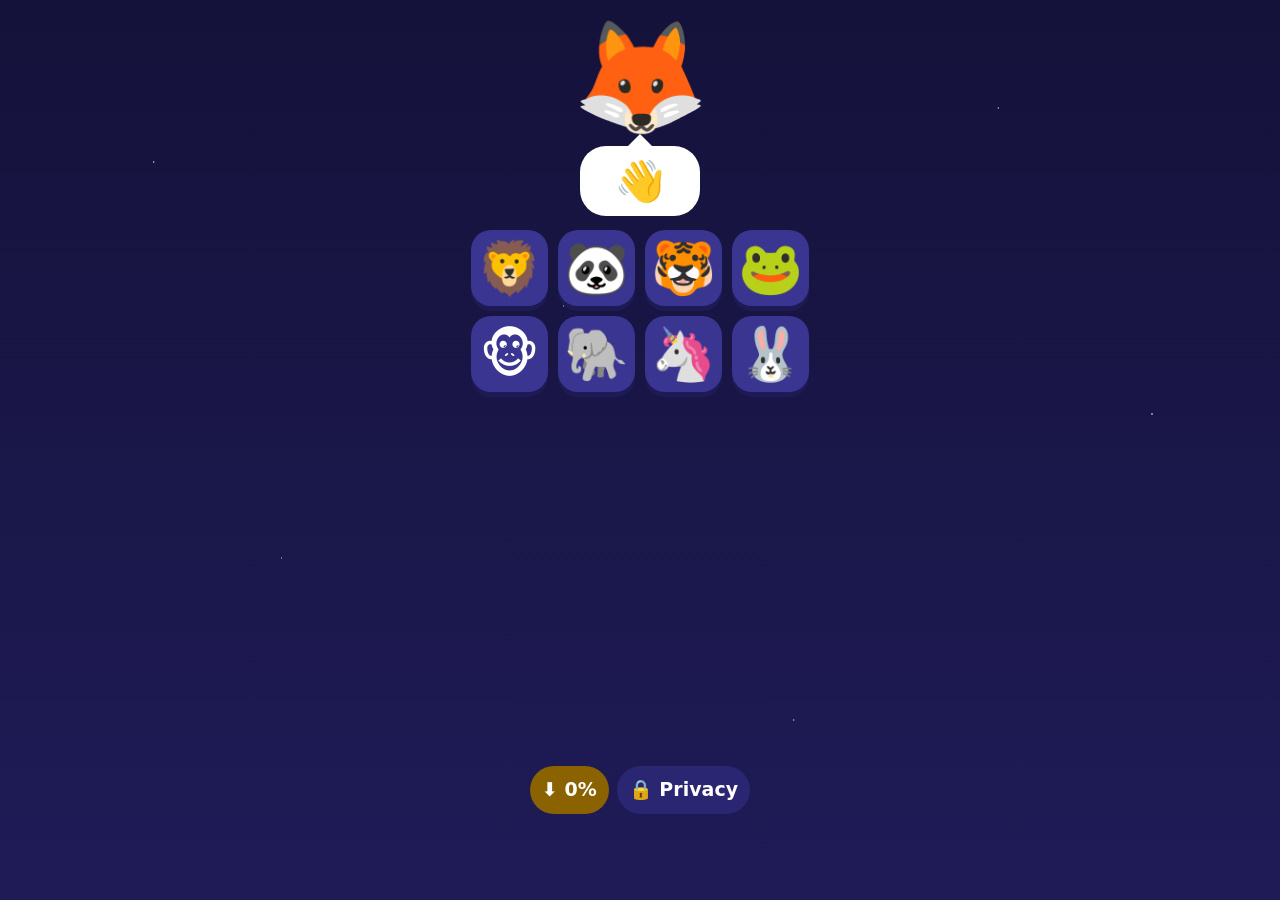
<file: index.html>
<!doctype html>
<html lang="en">
<head>
<meta charset="utf-8">
<meta name="viewport" content="width=device-width, initial-scale=1, viewport-fit=cover">
<title>Math Quest</title>
<meta name="description" content="Math Quest: a fun 15-minutes-a-day math course for kids. Works offline.">
<meta name="theme-color" content="#14123a">
<meta name="color-scheme" content="dark">
<meta name="application-name" content="Math Quest">
<link rel="manifest" href="manifest.webmanifest">
<link rel="icon" href="icons/icon.svg" type="image/svg+xml">
<link rel="apple-touch-icon" sizes="192x192" href="icons/icon-192.png">
<meta name="apple-mobile-web-app-capable" content="yes">
<meta name="mobile-web-app-capable" content="yes">
<meta name="apple-mobile-web-app-title" content="Math Quest">
<meta name="apple-mobile-web-app-status-bar-style" content="black-translucent">
<link rel="stylesheet" href="css/styles.css">
</head>
<body>
<a class="skip" href="#app">Skip to content</a>

<header id="topbar" class="topbar" hidden>
  <button id="btn-home" class="icon-btn" type="button" aria-label="Home">🏠</button>
  <nav id="stages" class="stages" aria-label="Steps"></nav>
  <div class="stats">
    <span id="stat-stars" class="chip" role="status" aria-label="Stars">⭐ 0</span>
    <span id="stat-streak" class="chip" role="status" aria-label="Streak">🔥 0</span>
    <button id="btn-sound" class="icon-btn" type="button" aria-label="Sound effects on" aria-pressed="true">🎵</button>
    <button id="btn-parent" class="icon-btn" type="button" aria-label="For parents">👪</button>
  </div>
</header>

<main id="app" tabindex="-1">
  <noscript><p class="center">Math Quest needs JavaScript. 🦊</p></noscript>
</main>

<div id="toast" class="toast" role="status" aria-live="polite" hidden></div>

<footer class="statusbar">
  <span id="offline" class="chip" hidden></span>
  <span id="update" class="chip" hidden></span>
  <a class="chip" href="privacy.html" aria-label="Privacy">🔒 Privacy</a>
</footer>

<script src="js/storage.js"></script>
<script src="js/audio.js"></script>
<script src="js/subjects.js"></script>
<script src="js/app.js"></script>
</body>
</html>
</file>
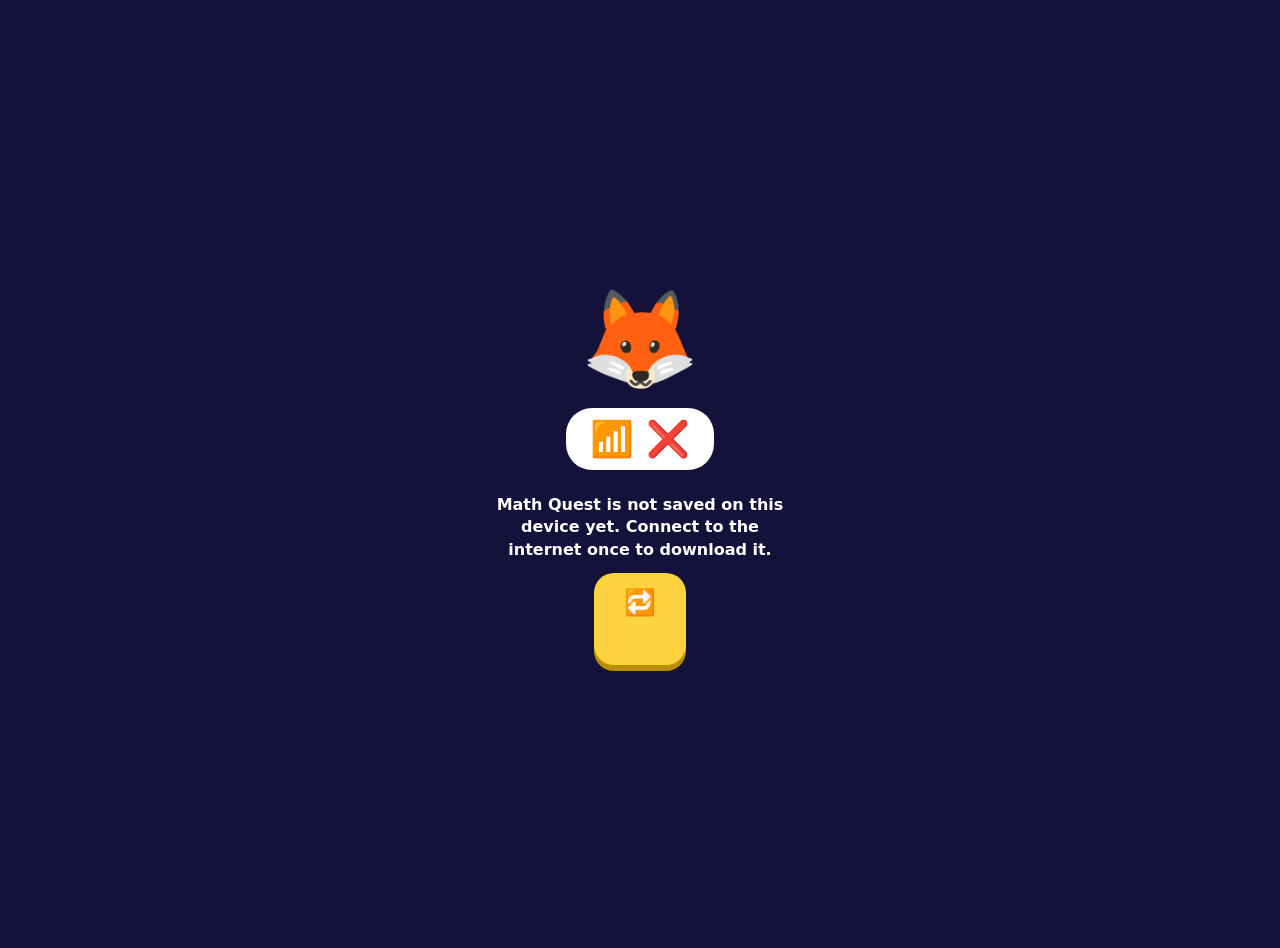
<file: offline.html>
<!doctype html>
<html lang="en">
<head>
<meta charset="utf-8">
<meta name="viewport" content="width=device-width, initial-scale=1">
<title>Math Quest</title>
<meta name="theme-color" content="#14123a">
<style>
  body { margin: 0; min-height: 100vh; display: grid; place-items: center; text-align: center;
    background: #14123a; color: #fff; font-family: ui-rounded, "Segoe UI", system-ui, sans-serif; font-weight: 700; padding: 24px; }
  .pip { font-size: 6rem; }
  .bubble { background: #fff; color: #1b1850; border-radius: 26px; padding: 10px 24px; font-size: 2.2rem; display: inline-block; margin: 12px 0; }
  p { font-weight: 600; max-width: 28ch; margin: 12px auto; line-height: 1.4; }
  a { display: inline-block; min-height: 64px; padding: 14px 30px; border-radius: 20px; background: #ffd23f; color: #2a1d00;
      font-size: 1.6rem; text-decoration: none; box-shadow: 0 6px 0 #b88f00; }
</style>
</head>
<body>
  <main>
    <div class="pip">🦊</div>
    <div class="bubble">📶 ❌</div>
    <p>Math Quest is not saved on this device yet. Connect to the internet once to download it.</p>
    <a href="./" aria-label="Try again">🔁</a>
  </main>
</body>
</html>
</file>
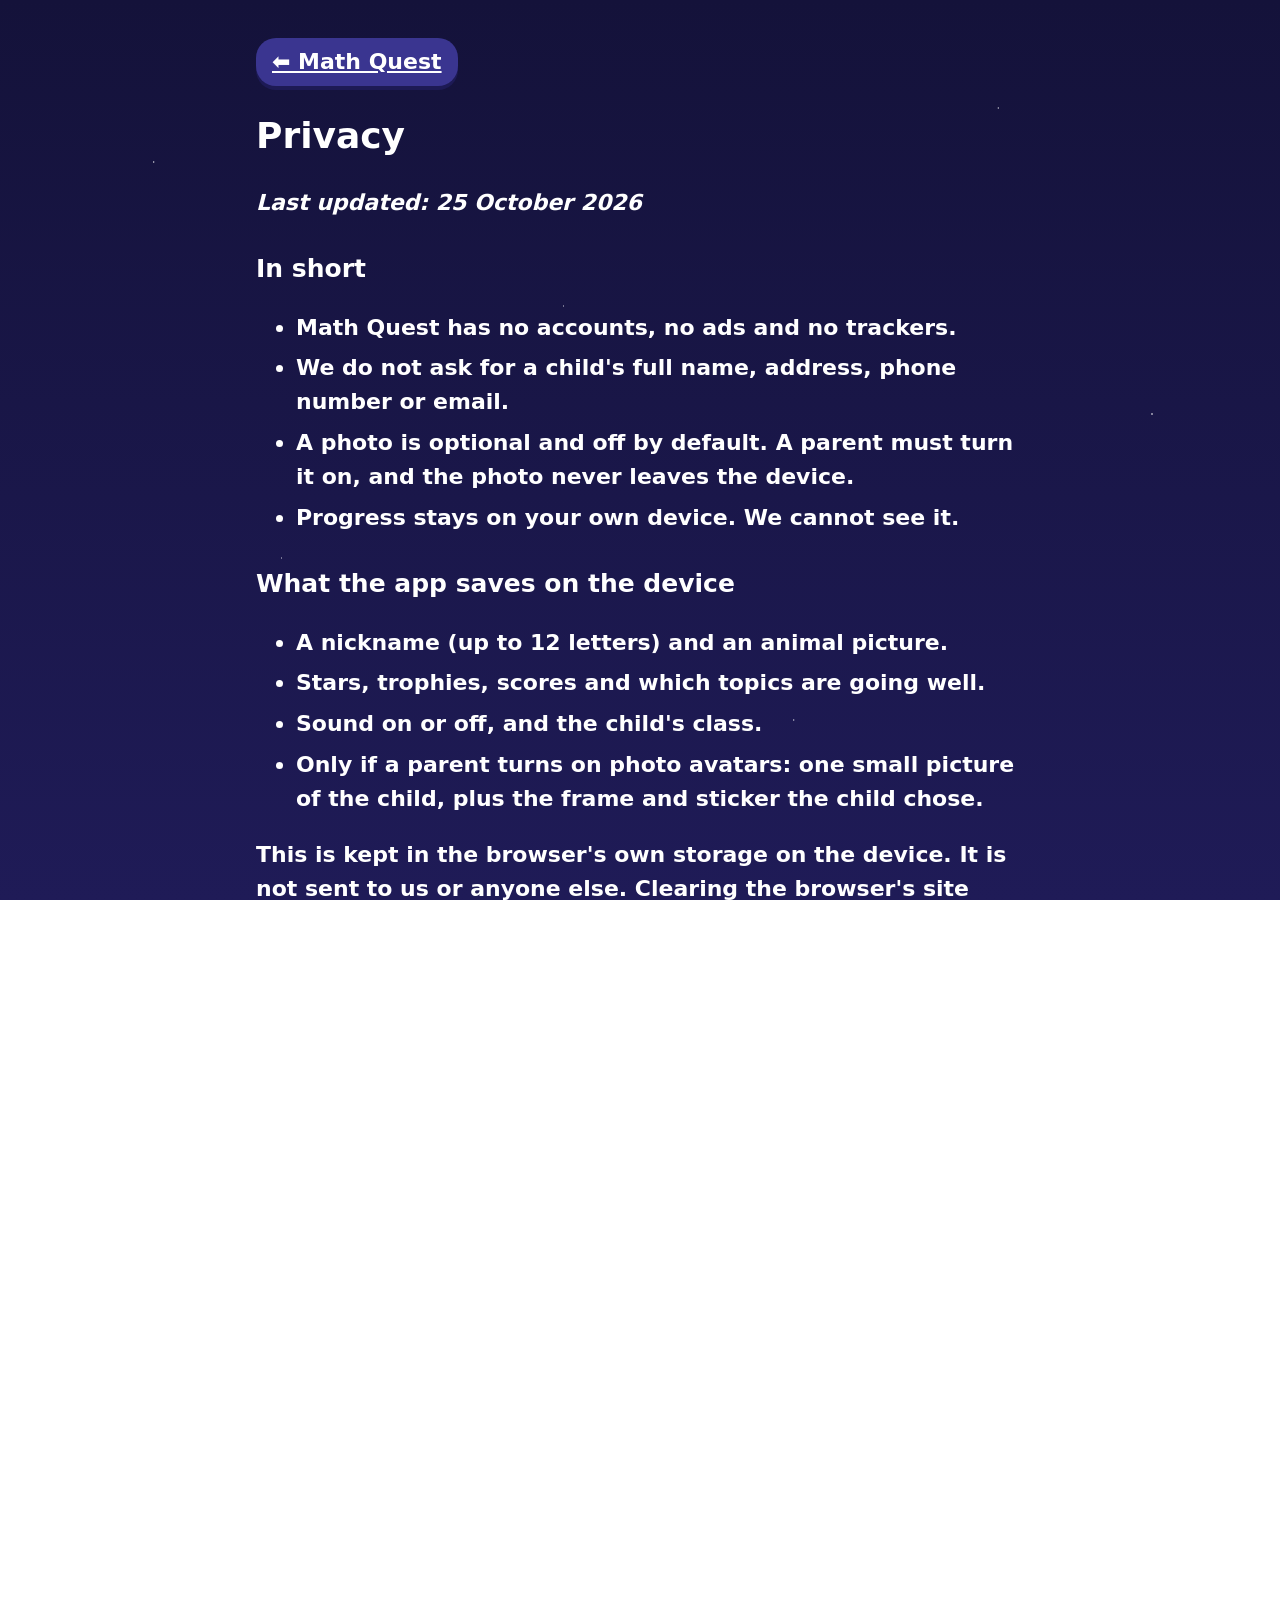
<file: privacy.html>
<!doctype html>
<html lang="en">
<head>
<meta charset="utf-8">
<meta name="viewport" content="width=device-width, initial-scale=1">
<meta name="theme-color" content="#14123a">
<title>Privacy - Math Quest</title>
<link rel="stylesheet" href="css/styles.css">
</head>
<body>
<main class="legal" id="main">
<p><a class="btn small soft" href="./" aria-label="Back to Math Quest">⬅️ Math Quest</a></p>
<h1>Privacy</h1>
<p><em>Last updated: 25 October 2026</em></p>

<h2>In short</h2>
<ul>
<li>Math Quest has <strong>no accounts, no ads and no trackers</strong>.</li>
<li>We do <strong>not</strong> ask for a child's full name, address, phone number or email.</li>
<li>A photo is <strong>optional and off by default</strong>. A parent must turn it on, and the photo never leaves the device.</li>
<li>Progress stays <strong>on your own device</strong>. We cannot see it.</li>
</ul>

<h2>What the app saves on the device</h2>
<ul>
<li>A nickname (up to 12 letters) and an animal picture.</li>
<li>Stars, trophies, scores and which topics are going well.</li>
<li>Sound on or off, and the child's class.</li>
<li>Only if a parent turns on photo avatars: one small picture of the child, plus the frame and sticker the child chose.</li>
</ul>
<p>This is kept in the browser's own storage on the device. It is not sent to us or anyone else. Clearing the browser's site data, or using "Erase progress" in the Parent corner, deletes it.</p>

<h2>Photo avatars (optional)</h2>
<ul>
<li>Off until a parent turns it on in the Parent corner, after a sum only grown-ups solve.</li>
<li>"Take a selfie" opens the phone's own camera app, and "Choose a photo" opens the gallery. The app gets only the one picture you pick. It never has live access to the camera.</li>
<li>The picture is cropped to a small square and saved on this device only. Details hidden inside the original photo, such as where it was taken, are not kept.</li>
<li>The photo is not sent to us or anyone else, and it is left out of backup files unless a parent ticks the box to include it.</li>
<li>"Remove my photo", turning photo avatars off, and "Erase progress" each delete the photo. The animal picture is used again.</li>
</ul>

<h2>Backups</h2>
<p>The Parent corner can save a backup file to your device and load it back. The file stays where you put it. A backup does not contain the photo unless a parent chooses to include it, so keep any backup with a photo private. Only load backup files that you made yourself.</p>

<h2>Sharing</h2>
<p>The Share button shares only the link to the app. It never shares progress.</p>

<h2>Sound and read-aloud</h2>
<p>Read-aloud uses the voices already on the device. The app does not use the microphone or location. The only camera use is the optional photo avatar described above.</p>

<h2>The website host</h2>
<p>The app is delivered as a website. Like any website, the host (Netlify) may keep ordinary technical logs, for example the time of a visit and an internet address, to keep the site running and safe. These logs do not include anything the child does inside the app.</p>

<h2>Children</h2>
<p>The app is made for children, to be used with a parent or guardian nearby. Because nothing is sent to us, there is nothing to give, change or delete on our side. Parents control everything on the device, including the optional photo, which they can delete at any time.</p>

<h2>Questions and content</h2>
<p>Questions are written for practice and fun. If you find a mistake, please tell the person who gave you the app, and they can pass it on to the app's maker. Math Quest is not connected to, or endorsed by, any exam board or school.</p>

<h2>Changes</h2>
<p>If this ever changes, the date above will change and the new text will appear here.</p>

</main>
</body>
</html>
</file>
<file: css/styles.css>
/* Math Quest - mobile first, big tap targets, high contrast. No external fonts or files. */
:root {
  --bg: #14123a;
  --bg2: #1f1b57;
  --card: #2a2672;
  --card2: #3a3590;
  --ink: #ffffff;
  --muted: #cfccff;
  --yellow: #ffd23f;
  --yellow-ink: #2a1d00;
  --green: #36d983;
  --green-ink: #04281a;
  --red: #ff8a8a;
  --red-ink: #3a0505;
  --blue: #62c8ff;
  --radius: 22px;
  --tap: 56px;
  font-size: 18px;
}

* { box-sizing: border-box; -webkit-tap-highlight-color: transparent; }

html, body { margin: 0; min-height: 100%; }

body {
  background:
    radial-gradient(2px 2px at 12% 18%, #fff8 50%, transparent 52%),
    radial-gradient(2px 2px at 78% 12%, #fff7 50%, transparent 52%),
    radial-gradient(1.5px 1.5px at 44% 34%, #fff6 50%, transparent 52%),
    radial-gradient(2px 2px at 90% 46%, #fff7 50%, transparent 52%),
    radial-gradient(1.5px 1.5px at 22% 62%, #fff6 50%, transparent 52%),
    radial-gradient(2px 2px at 62% 80%, #fff7 50%, transparent 52%),
    linear-gradient(180deg, var(--bg) 0%, var(--bg2) 100%);
  background-attachment: fixed;
  color: var(--ink);
  font-family: ui-rounded, "Segoe UI", system-ui, -apple-system, Roboto, "Helvetica Neue", Arial, sans-serif;
  font-weight: 700;
  line-height: 1.25;
  padding-bottom: 0;
  -webkit-text-size-adjust: 100%;
}

.skip { position: absolute; left: -999px; top: 0; background: var(--yellow); color: var(--yellow-ink); padding: 8px 12px; z-index: 50; }
.skip:focus { left: 8px; top: 8px; }

button { font: inherit; color: inherit; cursor: pointer; border: 0; background: none; }
button:focus-visible, input:focus-visible, a:focus-visible, [tabindex]:focus-visible {
  outline: 4px solid var(--blue);
  outline-offset: 3px;
}
#app:focus { outline: none; }
[hidden] { display: none !important; }

/* ---------- top bar ---------- */
.topbar {
  position: sticky; top: 0; z-index: 20;
  display: flex; align-items: center; gap: 8px; justify-content: space-between;
  padding: 8px 10px; padding-top: max(8px, env(safe-area-inset-top));
  background: #14123aee; backdrop-filter: blur(6px);
  border-bottom: 2px solid #ffffff22;
}
.icon-btn {
  min-width: var(--tap); height: var(--tap); border-radius: 16px;
  font-size: 1.6rem; background: var(--card);
  display: inline-flex; align-items: center; justify-content: center;
}
.icon-btn:active { transform: scale(0.94); }
.stats { display: flex; align-items: center; gap: 6px; }
.chip {
  display: inline-flex; align-items: center; gap: 4px;
  min-height: 40px; padding: 4px 12px; border-radius: 999px;
  background: var(--card); font-size: 1.05rem; white-space: nowrap;
}
.stages { display: flex; gap: 4px; align-items: center; flex: 1; justify-content: center; }
.stage {
  width: 40px; height: 40px; border-radius: 50%; display: grid; place-items: center;
  background: var(--card); font-size: 1.15rem; opacity: 0.55;
}
.stage.now { opacity: 1; background: var(--yellow); box-shadow: 0 0 0 3px #ffd23f55; }
.stage.past { opacity: 1; background: var(--green); }

/* ---------- layout ---------- */
#app { max-width: 640px; margin: 0 auto; padding: 12px 14px 12px; min-height: calc(100vh - 140px); }
.center { text-align: center; }
.stack { display: grid; gap: 14px; }

.btn {
  min-height: 64px; padding: 10px 26px; border-radius: 20px;
  background: var(--yellow); color: var(--yellow-ink);
  font-size: 1.6rem; font-weight: 800;
  box-shadow: 0 6px 0 #b88f00;
  display: inline-flex; align-items: center; justify-content: center; gap: 8px;
}
.btn:active { transform: translateY(4px); box-shadow: 0 2px 0 #b88f00; }
.btn.go { background: var(--green); color: var(--green-ink); box-shadow: 0 6px 0 #1b8f57; }
.btn.go:active { box-shadow: 0 2px 0 #1b8f57; }
.btn.soft { background: var(--card2); color: var(--ink); box-shadow: 0 6px 0 #1d1a55; }
.btn.small { min-height: 48px; font-size: 1.1rem; padding: 6px 16px; box-shadow: 0 4px 0 #b88f00; }
.btn.small.soft { box-shadow: 0 4px 0 #1d1a55; }
.btn.wide { width: 100%; }
.btn[disabled] { opacity: 0.5; }

/* ---------- pictures made of emoji ---------- */
.pic { display: flex; flex-wrap: wrap; justify-content: center; align-items: center; gap: 6px 4px; font-size: 1.9rem; line-height: 1.1; margin: 4px auto; max-width: 100%; }
.pic .e { display: inline-block; position: relative; }
.pic .e.x { opacity: 0.35; }
.pic .e.x::after { content: "❌"; position: absolute; left: 50%; top: 50%; transform: translate(-50%, -50%); font-size: 0.9em; opacity: 1; }
.pic .grp { display: inline-flex; flex-wrap: wrap; justify-content: center; gap: 2px; padding: 6px 8px; border-radius: 16px; background: #ffffff1a; border: 2px dashed #ffffff55; max-width: 48%; }
.pic .op { font-size: 2rem; margin: 0 4px; }
.pic .friend { display: inline-flex; flex-direction: column; align-items: center; padding: 4px 6px; border-radius: 16px; background: #ffffff1a; min-width: 56px; }
.pic .friend .who { font-size: 1.7rem; }
.pic .friend .gets { display: flex; flex-wrap: wrap; justify-content: center; gap: 2px; font-size: 1.4rem; }
.pic.big { font-size: 2.3rem; }

/* ---------- welcome / hero ---------- */
.hero { display: grid; gap: 14px; justify-items: center; text-align: center; padding: 10px 0; }
.pip { font-size: 5.5rem; line-height: 1; }
.bubble {
  position: relative; background: #fff; color: #1b1850; border-radius: 26px;
  padding: 10px 22px; font-size: 2rem; min-width: 120px;
}
.bubble::before { content: ""; position: absolute; top: -12px; left: 50%; transform: translateX(-50%); border: 12px solid transparent; border-top: 0; border-bottom-color: #fff; }
.mission { display: grid; justify-items: center; gap: 4px; }
.mission .where { font-size: 1.2rem; color: var(--muted); }

/* ---------- star map ---------- */
.map { display: grid; gap: 12px; margin-top: 10px; }
.phase-title { font-size: 1.3rem; color: var(--muted); margin: 10px 4px 0; display: flex; gap: 8px; align-items: center; }
.week { background: var(--card); border-radius: var(--radius); padding: 12px; display: grid; gap: 10px; }
.week.locked { opacity: 0.6; }
.week.current { box-shadow: 0 0 0 4px #ffd23f88; }
.week-head { display: flex; align-items: center; gap: 10px; font-size: 1.25rem; }
.week-head .region { font-size: 2rem; }
.week-head .wn { flex: 1; }
.week-head .wstars { font-size: 1rem; color: var(--yellow); }
.days { display: grid; grid-template-columns: repeat(5, 1fr); gap: 8px; }
.day {
  min-height: 66px; border-radius: 18px; background: var(--card2);
  display: grid; align-content: center; justify-items: center; gap: 0; font-size: 1.4rem;
}
.day .dstars { font-size: 0.7rem; letter-spacing: -1px; }
.day.done { background: #1f7a52; }
.day.now { background: var(--yellow); color: var(--yellow-ink); }
.day.boss::before { content: "👑"; font-size: 0.9rem; line-height: 0.9; }
.day[disabled] { opacity: 0.45; cursor: not-allowed; }
.trophies { display: flex; flex-wrap: wrap; gap: 6px; justify-content: center; }
.trophies .tr { font-size: 1.6rem; background: var(--card); border-radius: 14px; padding: 2px 8px; }

/* ---------- learn ---------- */
.learn { display: grid; gap: 14px; justify-items: center; text-align: center; }
.learn .big { font-size: clamp(2.6rem, 11vw, 4.2rem); font-weight: 900; line-height: 1.1; }
.learn .word { font-size: clamp(2rem, 9vw, 3rem); color: var(--yellow); }
.learn .lines { display: grid; gap: 6px; font-size: clamp(1.8rem, 8vw, 2.6rem); font-weight: 900; }
.learn .card { background: var(--card); border-radius: 26px; padding: 18px 12px; width: 100%; display: grid; gap: 12px; justify-items: center; min-height: 240px; align-content: center; }
.dots { display: flex; gap: 8px; justify-content: center; }
.dot { width: 14px; height: 14px; border-radius: 50%; background: #ffffff44; }
.dot.on { background: var(--yellow); }
.dot.ok { background: var(--green); }
.controls { display: flex; gap: 12px; justify-content: center; width: 100%; }

/* ---------- questions ---------- */
.q { display: grid; gap: 14px; }
.stem { display: grid; gap: 8px; justify-items: center; text-align: center; background: var(--card); border-radius: 26px; padding: 16px 10px; min-height: 140px; align-content: center; }
.qtext { font-size: clamp(2.4rem, 11vw, 4rem); font-weight: 900; line-height: 1.1; word-break: break-word; }
.speak { width: 64px; height: 64px; border-radius: 50%; background: var(--blue); color: #002; font-size: 1.9rem; display: grid; place-items: center; }
.choices { display: grid; grid-template-columns: 1fr 1fr; gap: 12px; }
.choice {
  min-height: 84px; border-radius: 22px; background: var(--card2);
  font-size: clamp(1.7rem, 7.5vw, 2.4rem); font-weight: 900; padding: 8px 10px;
  box-shadow: 0 6px 0 #1d1a55; position: relative; word-break: break-word;
}
.choice:active { transform: translateY(4px); box-shadow: 0 2px 0 #1d1a55; }
.choice.right { background: var(--green); color: var(--green-ink); box-shadow: 0 6px 0 #1b8f57; }
.choice.right::after { content: " ✅"; font-size: 0.7em; }
.choice.wrong { background: var(--red); color: var(--red-ink); box-shadow: none; opacity: 0.9; }
.choice.wrong::after { content: " 🔁"; font-size: 0.7em; }
.choice.tf { min-height: 120px; font-size: 3.4rem; }
.choice[disabled] { cursor: default; }

.padshow { min-height: 84px; border-radius: 22px; background: #0d0b2b; border: 4px solid var(--yellow); display: grid; place-items: center; font-size: 3rem; font-weight: 900; letter-spacing: 4px; }
.pad { display: grid; grid-template-columns: repeat(3, 1fr); gap: 10px; }
.key { min-height: 66px; border-radius: 18px; background: var(--card2); font-size: 2rem; font-weight: 900; box-shadow: 0 5px 0 #1d1a55; }
.key:active { transform: translateY(3px); box-shadow: 0 2px 0 #1d1a55; }
.key.ok { background: var(--green); color: var(--green-ink); box-shadow: 0 5px 0 #1b8f57; }

.match { display: grid; grid-template-columns: 1fr 1fr; gap: 12px; }
.match .col { display: grid; gap: 12px; }
.mbtn { min-height: 84px; border-radius: 20px; background: var(--card2); font-size: clamp(1.4rem, 6.5vw, 2rem); font-weight: 900; box-shadow: 0 6px 0 #1d1a55; padding: 6px; word-break: break-word; }
.mbtn.sel { background: var(--yellow); color: var(--yellow-ink); box-shadow: 0 6px 0 #b88f00; }
.mbtn.done { background: var(--green); color: var(--green-ink); box-shadow: none; }
.mbtn.done::after { content: " ✅"; font-size: 0.7em; }
.mbtn.no { background: var(--red); color: var(--red-ink); }

.fb { border-radius: 22px; padding: 12px 14px; display: none; gap: 8px; align-items: center; justify-items: center; text-align: center; }
.fb.ok, .fb.hint, .fb.show { display: grid; }
.fb.ok { background: #1f7a52; }
.fb.hint { background: #7a4a1f; }
.fb.show { background: #1f4a7a; }
.fb .face { font-size: 2.6rem; }
.fb .ftext { font-size: 1.8rem; font-weight: 900; }
.fb .hintlabel { font-size: 1.1rem; color: #ffe9c4; }

.qdots { margin: 4px 0 8px; }

/* ---------- reward ---------- */
.reward { display: grid; gap: 14px; justify-items: center; text-align: center; }
.stars-row { font-size: 4rem; letter-spacing: 6px; }
.stars-row .off { opacity: 0.25; filter: grayscale(1); }
.fact { background: var(--card); border-radius: 24px; padding: 12px 18px; display: grid; gap: 2px; justify-items: center; width: 100%; }
.fact .fi { font-size: 3rem; }
.fact .ft { font-size: 2rem; font-weight: 900; }
.fact .fl { color: var(--muted); font-size: 1rem; }
.teaser { display: flex; align-items: center; gap: 10px; font-size: 1.6rem; color: var(--muted); }
.badge-new { font-size: 3rem; background: var(--card2); border-radius: 22px; padding: 4px 16px; }

/* ---------- parents ---------- */
.parent { display: grid; gap: 14px; }
.parent h2 { margin: 6px 0 0; font-size: 1.4rem; }
.panel { background: var(--card); border-radius: var(--radius); padding: 14px; display: grid; gap: 10px; }
.panel p { margin: 0; font-weight: 600; line-height: 1.4; color: #ece9ff; }
.panel .row { display: flex; flex-wrap: wrap; gap: 10px; align-items: center; }
.panel input[type="text"], .panel textarea {
  font: inherit; font-weight: 700; padding: 12px 14px; border-radius: 14px; border: 3px solid #ffffff55;
  background: #0d0b2b; color: #fff; min-height: var(--tap); width: 100%;
}
.avatars { display: grid; grid-template-columns: repeat(4, 1fr); gap: 10px; }
.avatar { min-height: 76px; border-radius: 20px; background: var(--card2); font-size: 2.6rem; box-shadow: 0 5px 0 #1d1a55; }
.avatar.on { background: var(--yellow); box-shadow: 0 5px 0 #b88f00; }
.bar { height: 14px; border-radius: 999px; background: #0d0b2b; overflow: hidden; }
.bar > i { display: block; height: 100%; background: var(--green); }
.weeklist { display: grid; gap: 6px; font-size: 1rem; }
.weeklist .wr { display: grid; grid-template-columns: 90px 1fr 44px; gap: 8px; align-items: center; }

/* ---------- status bar ---------- */
.statusbar { position: static; display: flex; flex-wrap: wrap; gap: 8px; justify-content: center; padding: 6px 8px; padding-bottom: max(16px, env(safe-area-inset-bottom)); }
.statusbar .chip { font-size: 0.95rem; min-height: 40px; }
.chip.ready { background: #1f7a52; }
.chip.busy { background: #8a6200; }
.chip.news { background: var(--blue); color: #001a2a; }

/* ---------- motion (only when the device allows it) ---------- */
@media (prefers-reduced-motion: no-preference) {
  .pop { animation: pop 0.45s ease-out; }
  .shake { animation: shake 0.35s; }
  .day.now { animation: pulse 1.6s ease-in-out infinite; }
  .stars-row span { display: inline-block; animation: pop 0.6s ease-out both; }
  .stars-row span:nth-child(2) { animation-delay: 0.2s; }
  .stars-row span:nth-child(3) { animation-delay: 0.4s; }
  .rain { position: fixed; top: 0; left: 0; right: 0; bottom: 0; pointer-events: none; overflow: hidden; z-index: 5; }
  .rain i { position: absolute; top: -40px; font-style: normal; font-size: 1.8rem; animation: fall 3.2s linear forwards; }
}
@keyframes pop { 0% { transform: scale(0.4); opacity: 0; } 70% { transform: scale(1.15); } 100% { transform: scale(1); opacity: 1; } }
@keyframes shake { 0%, 100% { transform: translateX(0); } 25% { transform: translateX(-8px); } 75% { transform: translateX(8px); } }
@keyframes pulse { 0%, 100% { transform: scale(1); } 50% { transform: scale(1.07); } }
@keyframes fall { to { transform: translateY(110vh) rotate(260deg); } }
@media (prefers-reduced-motion: reduce) { .rain { display: none; } }

@media (min-width: 560px) {
  :root { font-size: 20px; }
  .choices { gap: 16px; }
}
@media (max-width: 380px) {
  .stage { width: 34px; height: 34px; font-size: 1rem; }
  .chip { padding: 4px 8px; }
  .icon-btn { min-width: 48px; height: 48px; }
}

/* ---------- phones (Android and iPhone) ---------- */
html { overscroll-behavior-y: contain; }          /* no pull-to-refresh in the middle of a lesson */
button, .day, .choice, .key, .mbtn {
  touch-action: manipulation;                      /* no double-tap zoom delay */
  -webkit-user-select: none; user-select: none; -webkit-touch-callout: none;
}
.actions { display: flex; flex-wrap: wrap; gap: 10px; justify-content: center; }
.toast {
  position: fixed; left: 50%; bottom: max(20px, env(safe-area-inset-bottom)); transform: translateX(-50%); z-index: 40;
  background: #fff; color: #1b1850; padding: 12px 18px; border-radius: 999px;
  font-size: 1.05rem; max-width: 92vw; text-align: center; box-shadow: 0 6px 18px #0007;
}
.steps { margin: 0; padding: 0; list-style: none; counter-reset: step; display: grid; gap: 12px; }
.steps li { counter-increment: step; display: flex; gap: 12px; align-items: center; font-weight: 600; line-height: 1.45; }
.steps li::before {
  content: counter(step); flex: none; width: 36px; height: 36px; border-radius: 50%;
  background: var(--yellow); color: var(--yellow-ink); display: grid; place-items: center; font-weight: 900;
}
.shareicon { vertical-align: middle; margin: 0 2px; color: var(--blue); }
.tag { background: var(--yellow); color: var(--yellow-ink); border-radius: 999px; padding: 2px 10px; font-size: 0.8rem; vertical-align: middle; }
@media (display-mode: standalone) { .js-install { display: none !important; } }
/* narrow phones (360px wide is common on Android): put the steps bar on its own row */
@media (max-width: 520px) {
  .topbar { flex-wrap: wrap; }
  .stages { order: 3; flex: 1 0 100%; }
}

/* ---- Subjects, practice rounds and mock test ---- */
.subj-title { margin: 0; text-align: center; font-size: 1.6rem; }
.subj-grid { display: grid; grid-template-columns: repeat(2, 1fr); gap: 12px; }
.subj-card { display: grid; gap: 4px; justify-items: center; align-content: center; min-height: 112px; padding: 12px 8px;
  border: 0; border-radius: 20px; background: var(--card2); color: var(--ink); font: inherit; font-weight: 800; cursor: pointer; box-shadow: 0 6px 0 #1d1a55; }
.subj-card:active { transform: translateY(4px); box-shadow: 0 2px 0 #1d1a55; }
.subj-card .si { font-size: 2.4rem; line-height: 1; }
.subj-card .st { font-size: 1.05rem; text-align: center; }
.subj-card .ss { font-size: .95rem; color: var(--muted); }
.subj-btn { font-size: 1.5rem; }
.round-title { text-align: center; font-weight: 800; font-size: 1.2rem; margin-bottom: 6px; }
.timer { text-align: center; font-weight: 800; font-size: 1.3rem; margin: 4px 0 8px; }
.timer.low { color: #ff8a8a; }
.big-score { font-size: 2.6rem; font-weight: 900; color: var(--ink); }
.mrows { display: grid; gap: 8px; }
.mrow { display: grid; grid-template-columns: 40px 1fr 56px; gap: 10px; align-items: center; min-height: 48px; }
.mrow .mi { font-size: 1.8rem; text-align: center; }
.mbar { height: 16px; background: var(--card2); border-radius: 8px; overflow: hidden; }
.mfill { display: block; height: 100%; background: var(--green); }
.mrow .mn { font-weight: 800; text-align: right; }
.weak-list { margin: 6px 0 0; padding-left: 22px; font-size: 1.1rem; }

/* ---- privacy page ---- */
.legal { max-width: 40rem; margin: 0 auto; padding: 16px; line-height: 1.55; font-size: 1.1rem; }
.legal h1 { font-size: 1.8rem; margin: .4em 0; }
.legal h2 { font-size: 1.25rem; margin: 1.2em 0 .3em; }
.legal li { margin: .3em 0; }
.legal a { color: inherit; }
a.chip { text-decoration: none; color: inherit; display: inline-flex; align-items: center; }
.statusbar a.chip { min-height: 48px; }

/* ---- fun activities ---- */
.tapwrap, .orderwrap { display: grid; gap: 14px; justify-items: center; }
.tapcount { font-size: 2.2rem; font-weight: 900; min-height: 3rem; }
.tapgrid { display: grid; grid-template-columns: repeat(4, minmax(64px, 1fr)); gap: 10px; width: 100%; max-width: 420px; }
.tile { min-height: 64px; font-size: 2rem; border: 0; border-radius: 18px; background: var(--card2); color: var(--ink); cursor: pointer; box-shadow: 0 5px 0 #1d1a55; }
.tile.on { background: var(--green); color: var(--green-ink); transform: translateY(3px); box-shadow: 0 2px 0 #1b8f57; }
.tile .tn { font-weight: 900; font-size: 1.8rem; }
.orderline { display: flex; flex-wrap: wrap; gap: 8px; min-height: 56px; justify-content: center; align-items: center; }
.ordchip { min-width: 56px; padding: 10px 16px; border-radius: 14px; background: var(--green); color: var(--green-ink); font-weight: 900; font-size: 2rem; text-align: center; }
.ordergrid { display: flex; flex-wrap: wrap; gap: 14px; justify-content: center; }
.ordbtn { min-width: 96px; min-height: 96px; font-size: 2.6rem; font-weight: 900; border: 0; border-radius: 18px; background: var(--card2); color: var(--ink); cursor: pointer; box-shadow: 0 5px 0 #1d1a55; }
.ordbtn:disabled { opacity: .35; }
.ordbtn.wrong { animation: shake .4s; background: #6b2a3a; }

/* ---- skill map ---- */
.sgroup { display: grid; gap: 8px; }
.sg-title { margin: 8px 0 0; font-size: 1.2rem; }
.nodes { display: grid; grid-template-columns: repeat(2, 1fr); gap: 10px; }
.node { display: grid; gap: 2px; justify-items: center; min-height: 96px; padding: 10px 6px; border: 0; border-radius: 18px; color: var(--ink); font: inherit; font-weight: 800; cursor: pointer; background: var(--card2); box-shadow: 0 5px 0 #1d1a55; }
.node .ni { font-size: 1.9rem; line-height: 1; }
.node .nt { font-size: .95rem; text-align: center; }
.node .ns { font-size: .9rem; color: var(--muted); }
.node.mastered { background: #1f7a52; }
.node.learning { background: #4a3f9a; }
.node.locked { opacity: .5; box-shadow: none; }
.legend { text-align: center; color: var(--muted); font-size: .95rem; }
.newskill { font-weight: 800; font-size: 1.2rem; text-align: center; color: var(--yellow); }
.rlist { display: grid; gap: 6px; }
.rrow { display: flex; justify-content: space-between; gap: 10px; padding: 10px 12px; border-radius: 12px; background: var(--card2); min-height: 48px; align-items: center; flex-wrap: wrap; }
.rrow.mastered { background: #1f7a52; }
.rrow.locked { opacity: .6; }

/* ---- phone polish (v7) ---- */
.stack > .btn.small { justify-self: center; }
.qtext.long { font-size: clamp(1.7rem, 7.5vw, 2.6rem); line-height: 1.15; }
.qtext.xlong { font-size: clamp(1.3rem, 5.6vw, 1.9rem); line-height: 1.25; font-weight: 800; }
.stem { overflow-wrap: anywhere; }
@media (max-width: 520px) {
  .topbar { padding: 6px 8px; padding-top: max(6px, env(safe-area-inset-top)); gap: 6px; }
  .stage { width: 36px; height: 36px; }
  .stages { gap: 6px; }
  #app { padding: 8px 12px 8px; }
  .q { gap: 10px; }
}
/* short phones (about 640-700px tall): trim heights so nothing needs scrolling in a question */
@media (max-height: 700px) {
  .pip { font-size: 4rem; }
  .hero { gap: 8px; padding: 4px 0; }
  .bubble { font-size: 1.6rem; padding: 6px 14px; }
  .stem { min-height: 96px; padding: 10px 8px; border-radius: 22px; }
  .q { gap: 8px; }
  .choices { gap: 10px; }
  .choice { min-height: 64px; }
  .choice.tf { min-height: 90px; font-size: 2.8rem; }
  .pad { gap: 8px; }
  .key { min-height: 54px; font-size: 1.7rem; }
  .tile { min-height: 56px; }
  .tapcount { font-size: 1.8rem; min-height: 2.2rem; }
  .subj-card, .node { min-height: 88px; }
  .week-head { padding: 6px 10px; }
}
@media (max-height: 560px) { .pip { display: none; } }

.choice.longc { font-size: clamp(1.1rem, 4.8vw, 1.5rem); font-weight: 800; line-height: 1.2; }
.choices.one { grid-template-columns: 1fr; }
.choices.one .choice { min-height: 60px; }

/* Read-aloud: the piece being spoken lights up */
.reading {
  outline: 6px solid #ffe14d !important;
  outline-offset: 3px;
  background: #ffe14d !important;
  color: #2b2200 !important;
  transform: scale(1.06);
  box-shadow: 0 0 0 10px rgba(255, 225, 77, 0.35) !important;
  border-radius: 16px;
  transition: transform 0.15s;
}
.qtext.reading { padding: 4px 12px; }
@media (prefers-reduced-motion: reduce) { .reading { transform: none; transition: none; } }

/* keep the screen clean while a question is showing */
body:has(.q) .statusbar { display: none; }

/* ---- avatar: animal or optional photo, with frame and sticker ---- */
.me-av { --av: 84px; position: relative; display: inline-grid; place-items: center; width: 84px; height: 84px; border-radius: 50%;
  background: var(--card2); border: 6px solid var(--yellow); box-sizing: border-box; flex: none; }
.me-av.big { --av: 140px; width: 140px; height: 140px; border-width: 8px; }
.me-av img { width: 100%; height: 100%; border-radius: 50%; object-fit: cover; display: block; }
.me-emoji { font-size: 2.6rem; line-height: 1; }
.me-av.big .me-emoji { font-size: 4.4rem; }
.me-sticker { position: absolute; left: 86%; top: 10%; transform: translate(-50%, -50%); font-size: calc(var(--av) * var(--ss, 0.4)); line-height: 1; touch-action: none; user-select: none; -webkit-user-select: none; }
.me-av.big .me-sticker { padding: 10px; cursor: grab; }
.me-av.big .me-sticker:active { cursor: grabbing; }
.hint { text-align: center; margin: 0; font-weight: 700; color: var(--muted); }
.frame-gold { border-color: var(--yellow); }
.frame-green { border-color: var(--green); }
.frame-blue { border-color: var(--blue); }
.frame-pink { border-color: #ff8fd0; }
.frame-rainbow { border-color: transparent; background: linear-gradient(var(--card2), var(--card2)) padding-box,
  linear-gradient(135deg, #ff6b6b, #ffd23f, #36d983, #62c8ff, #b388ff) border-box; }
.me-btn { display: inline-flex; align-items: center; gap: 12px; min-height: var(--tap); padding: 6px 16px 6px 8px;
  border-radius: 999px; background: var(--card); color: var(--ink); font: inherit; font-weight: 800; font-size: 1.15rem; }
.me-btn:active { transform: translateY(2px); }
.me-name { max-width: 9em; overflow: hidden; text-overflow: ellipsis; white-space: nowrap; }
.me-big { display: grid; place-items: center; padding: 12px 0; }
.me-big.drag { padding: 56px 0; touch-action: none; cursor: grab; user-select: none; -webkit-user-select: none; }
.looks { display: flex; flex-wrap: wrap; gap: 10px; }
.look-btn { min-width: 56px; min-height: 56px; border-radius: 18px; background: var(--card2); font-size: 1.8rem;
  box-shadow: 0 4px 0 #1d1a55; border: 4px solid transparent; color: var(--ink); font-weight: 900; }
.look-btn.on { border-color: #fff; }
.look-btn.swatch { border-radius: 50%; width: 56px; height: 56px; border-width: 8px; background-color: var(--card2); }
.look-btn.swatch.on { background-color: var(--card2); box-shadow: 0 0 0 4px #fff; }
.chk { display: flex; align-items: center; gap: 12px; min-height: 48px; font-weight: 700; color: #ece9ff; }
.chk input { width: 28px; height: 28px; flex: none; }
</file>
